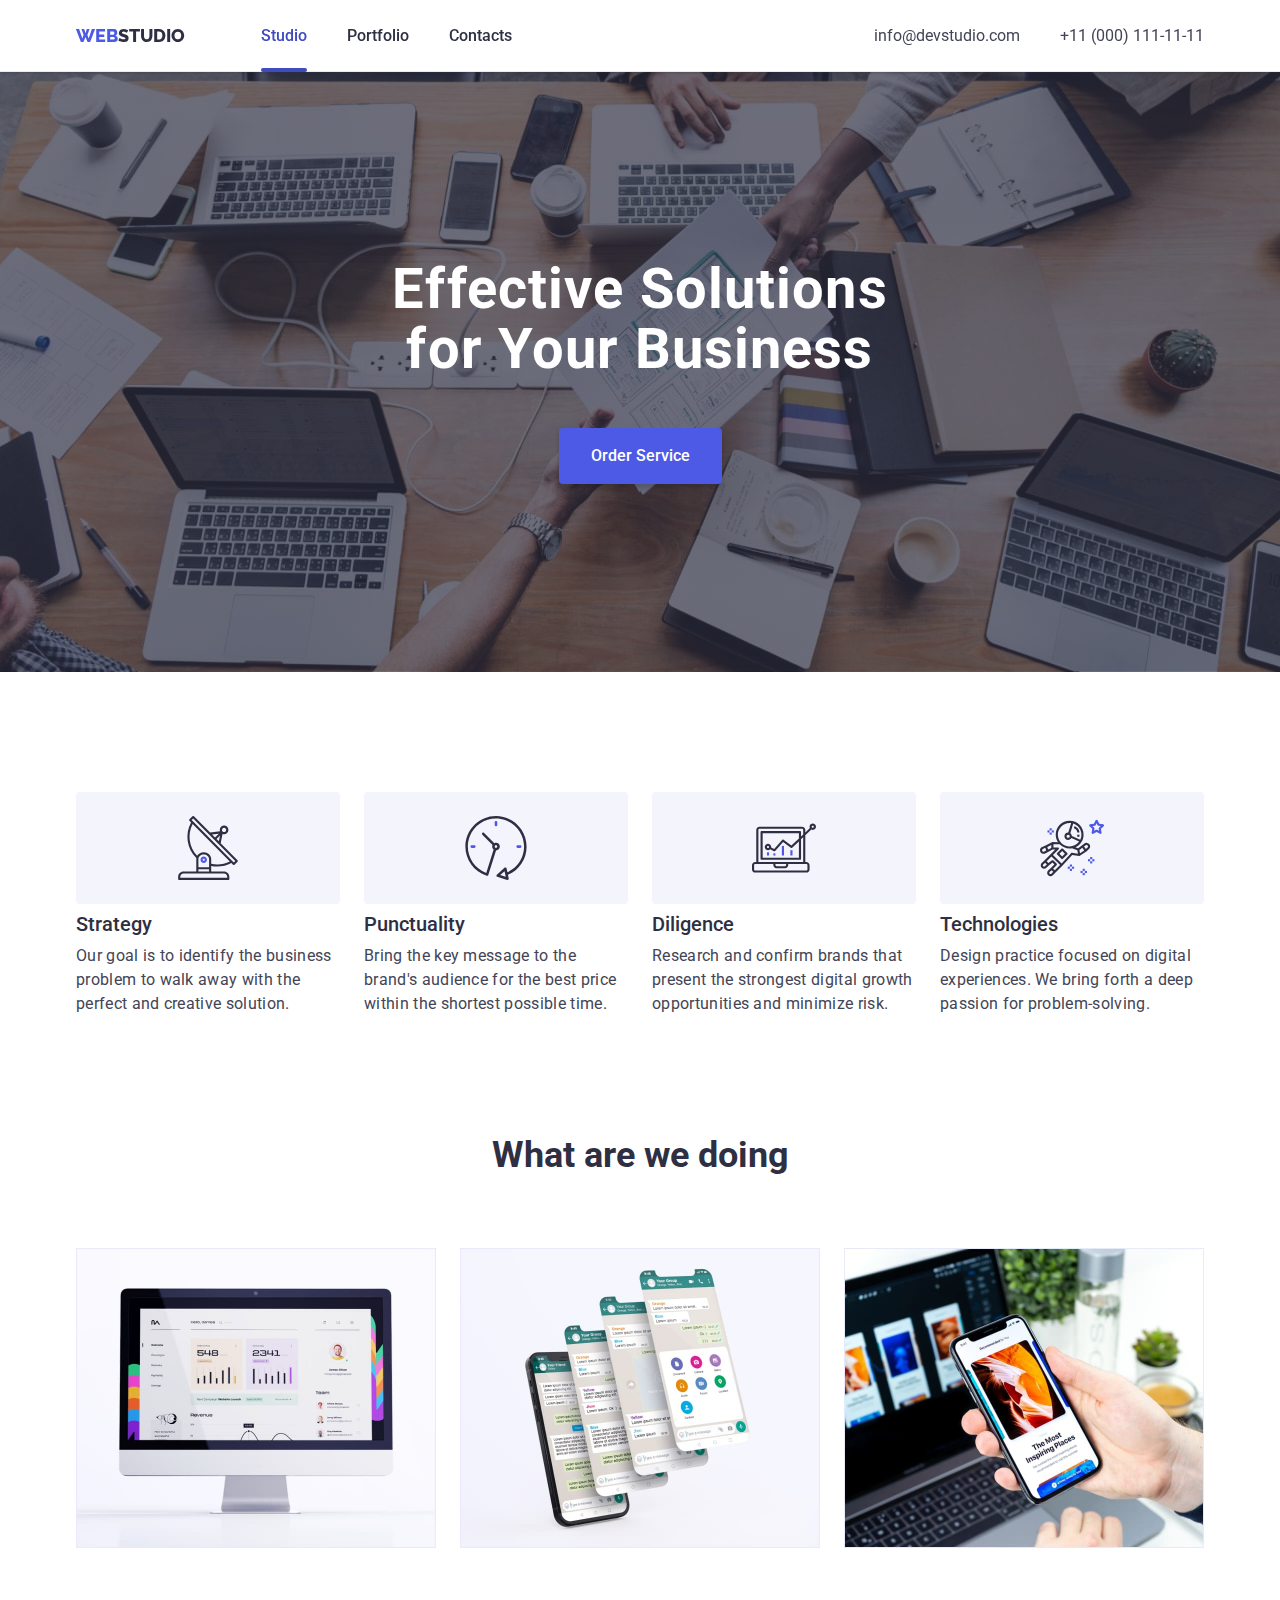
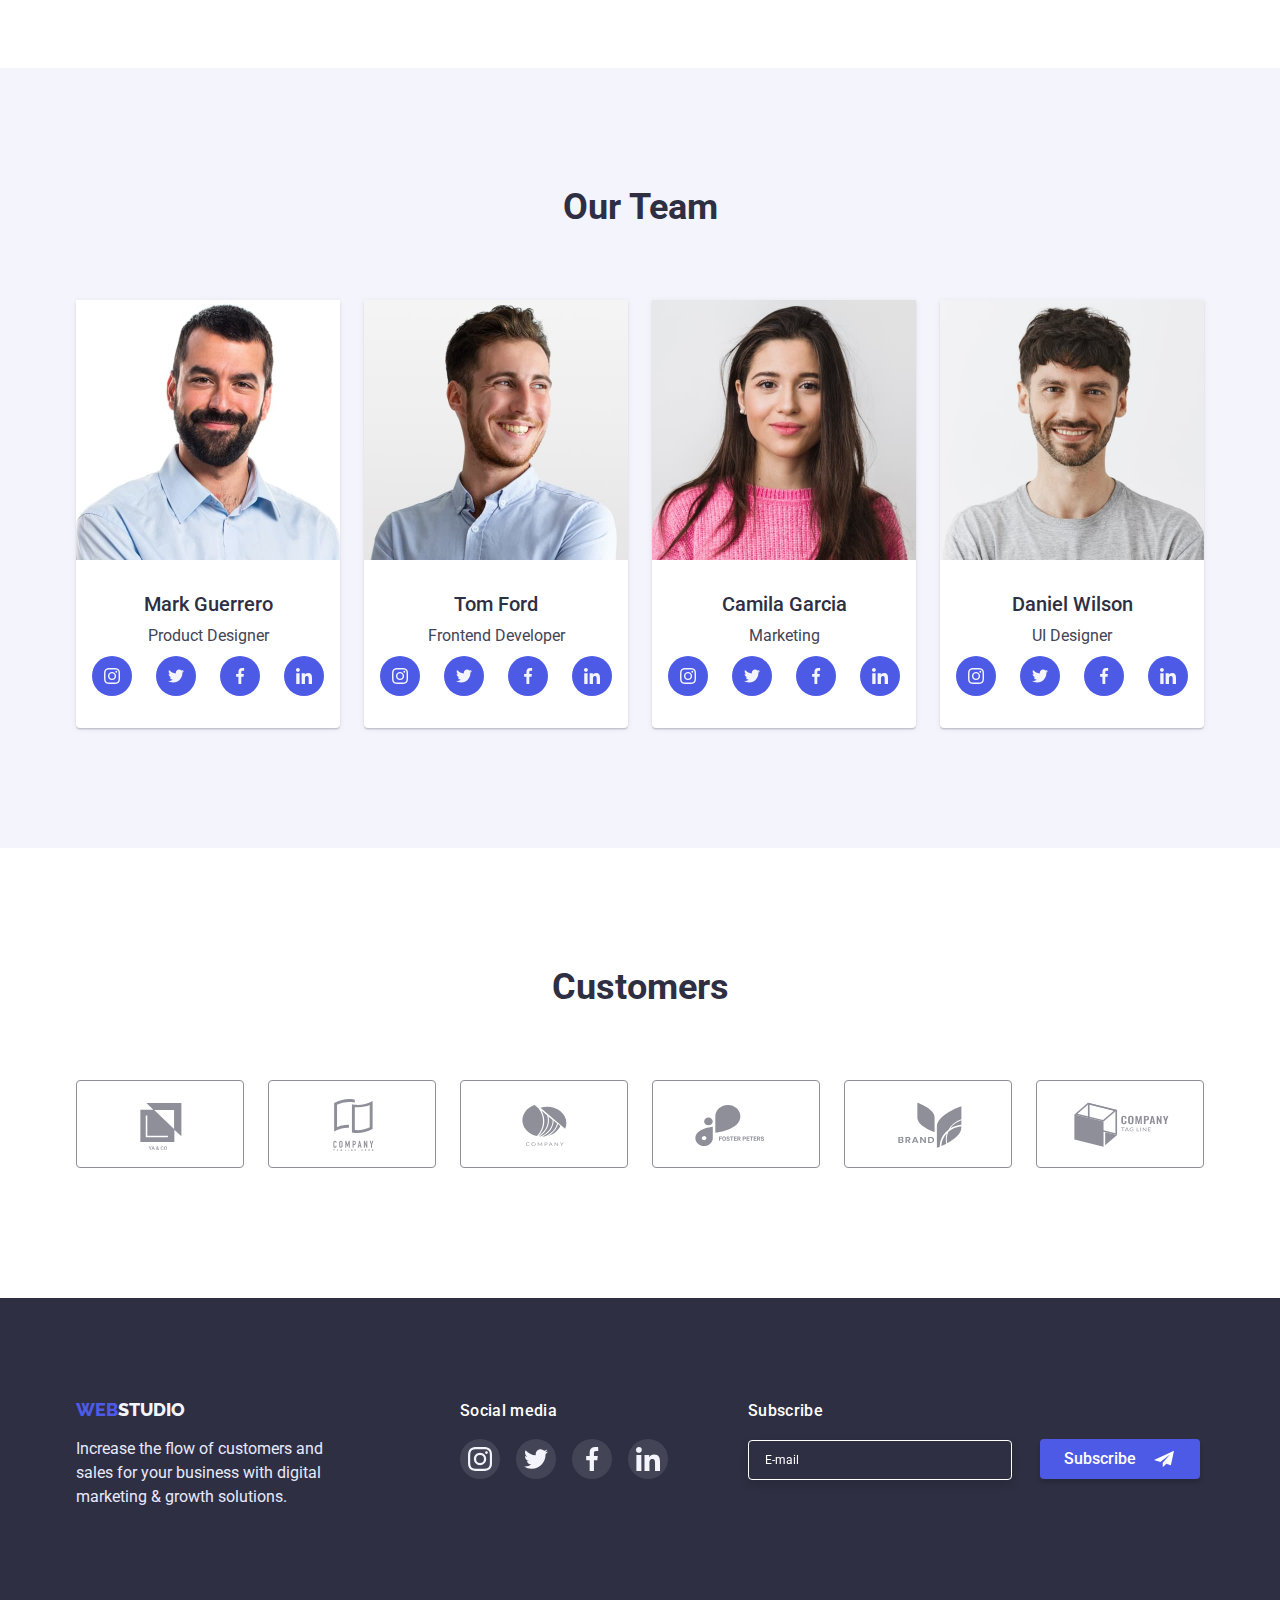
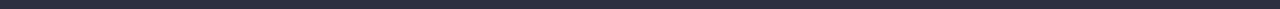
<file: index.html>
<!DOCTYPE html>
<html lang="en">
  <head>
    <meta charset="UTF-8" />
    <meta http-equiv="X-UA-Compatible" content="IE=edge" />
    <meta name="viewport" content="width=device-width, initial-scale=1.0" />
    <title>WebStudio</title>

    <link rel="preconnect" href="https://fonts.googleapis.com" />
    <link rel="preconnect" href="https://fonts.gstatic.com" crossorigin />
    <link
      href="https://fonts.googleapis.com/css2?family=Raleway:wght@800&family=Roboto:wght@400;500;700;900&display=swap"
      rel="stylesheet"
    />

    <link
      rel="stylesheet"
      href="https://cdnjs.cloudflare.com/ajax/libs/modern-normalize/1.1.0/modern-normalize.css"
    />

    <link rel="stylesheet" href="./css/styles.css" />
  </head>
  <body>
    <header class="header">
      <div class="container">
        <nav class="nav">
          <a class="logo" href="./index.html"
            >WEB<span class="header-logo-studio">STUDIO</span>
          </a>
          <ul class="header-list">
            <li class="header-list-studio">
              <a class="nav-link current" href="./index.html">Studio</a>
            </li>
            <li><a class="nav-link" href="./portfolio.html">Portfolio</a></li>
            <li><a class="nav-link" href="">Contacts</a></li>
          </ul>
          <address class="address">
            <ul class="contakt-list">
              <li>
                <a class="contact" href="mailto:info@devstudio.com"
                  >info@devstudio.com
                </a>
              </li>
              <li>
                <a class="contact" href="tel:+110001111111"
                  >+11 (000) 111-11-11
                </a>
              </li>
            </ul>
          </address>
        </nav>
      </div>
    </header>
    <main>
      <section class="main-hero">
        <div class="container">
          <h1 class="main-hero-title">Effective Solutions for Your Business</h1>
          <button type="button" class="main-hero-launch" data-modal-open>
            Order Service
          </button>
        </div>
      </section>
      <section class="about">
        <div class="container">
          <h2 class="visually-hidden">Advantages</h2>
          <ul class="advantages">
            <li class="advantages-list icon-antena">
              <h3 class="advantages-tipe">Strategy</h3>
              <p class="advantages-text">
                Our goal is to identify the business problem to walk away with
                the perfect and creative solution.
              </p>
            </li>
            <li class="advantages-list icon-clock">
              <h3 class="advantages-tipe">Punctuality</h3>
              <p class="advantages-text">
                Bring the key message to the brand's audience for the best price
                within the shortest possible time.
              </p>
            </li>
            <li class="advantages-list icon-diagram">
              <h3 class="advantages-tipe">Diligence</h3>
              <p class="advantages-text">
                Research and confirm brands that present the strongest digital
                growth opportunities and minimize risk.
              </p>
            </li>
            <li class="advantages-list icon-astronaut">
              <h3 class="advantages-tipe">Technologies</h3>
              <p class="advantages-text">
                Design practice focused on digital experiences. We bring forth a
                deep passion for problem-solving.
              </p>
            </li>
          </ul>
        </div>
      </section>
      <section class="work">
        <div class="container">
          <h2 class="work-text">What are we doing</h2>

          <ul class="work-list">
            <li>
              <img src="./images/monitor.jpg" alt="monitor" width="360" />
            </li>
            <li>
              <img
                src="./images/ekrany-smartphonov.jpg"
                alt="display-smartphons"
                width="360"
              />
            </li>
            <li>
              <img src="./images/smartphon.jpg" alt="smartphon" width="360" />
            </li>
          </ul>
        </div>
      </section>
      <section class="team">
        <div class="container">
          <h2 class="team-name">Our Team</h2>
          <ul class="team-name-list">
            <li class="team-name-list-post">
              <img
                src="./images/Mark-Guerrero.jpg"
                alt="mark-guerrero"
                width="264"
              />
              <div class="post">
                <h3 class="name">Mark Guerrero</h3>
                <p class="profession">Product Designer</p>
                <ul class="profession-social-media-list">
                  <li class="media-list">
                    <a class="profession-social-media-icon" href=""
                      ><svg class="profession-icon">
                        <use href="./images/sprite.svg#icon-instagram"></use>
                      </svg>
                    </a>
                  </li>
                  <li class="media-list">
                    <a class="profession-social-media-icon" href=""
                      ><svg class="profession-icon">
                        <use href="./images/sprite.svg#icon-twitter"></use>
                      </svg>
                    </a>
                  </li>
                  <li class="media-list">
                    <a class="profession-social-media-icon" href=""
                      ><svg class="profession-icon">
                        <use href="./images/sprite.svg#icon-facebook"></use>
                      </svg>
                    </a>
                  </li>
                  <li class="media-list">
                    <a class="profession-social-media-icon" href=""
                      ><svg class="profession-icon">
                        <use href="./images/sprite.svg#icon-linkedin"></use>
                      </svg>
                    </a>
                  </li>
                </ul>
              </div>
            </li>
            <li class="team-name-list-post">
              <img src="./images/tom-ford.jpg" alt="Tom-Ford" width="264" />
              <div class="post">
                <h3 class="name">Tom Ford</h3>
                <p class="profession">Frontend Developer</p>
                <ul class="profession-social-media-list">
                  <li class="media-list">
                    <a class="profession-social-media-icon" href=""
                      ><svg class="profession-icon">
                        <use href="./images/sprite.svg#icon-instagram"></use>
                      </svg>
                    </a>
                  </li>
                  <li class="media-list">
                    <a class="profession-social-media-icon" href=""
                      ><svg class="profession-icon">
                        <use href="./images/sprite.svg#icon-twitter"></use>
                      </svg>
                    </a>
                  </li>
                  <li class="media-list">
                    <a class="profession-social-media-icon" href=""
                      ><svg class="profession-icon">
                        <use href="./images/sprite.svg#icon-facebook"></use>
                      </svg>
                    </a>
                  </li>
                  <li class="media-list">
                    <a class="profession-social-media-icon" href=""
                      ><svg class="profession-icon">
                        <use href="./images/sprite.svg#icon-linkedin"></use>
                      </svg>
                    </a>
                  </li>
                </ul>
              </div>
            </li>
            <li class="team-name-list-post">
              <img
                src="./images/сamila-garcia.jpg"
                alt="Camila-Garcia"
                width="264"
              />
              <div class="post">
                <h3 class="name">Camila Garcia</h3>
                <p class="profession">Marketing</p>
                <ul class="profession-social-media-list">
                  <li class="media-list">
                    <a class="profession-social-media-icon" href=""
                      ><svg class="profession-icon">
                        <use href="./images/sprite.svg#icon-instagram"></use>
                      </svg>
                    </a>
                  </li>
                  <li class="media-list">
                    <a class="profession-social-media-icon" href=""
                      ><svg class="profession-icon">
                        <use href="./images/sprite.svg#icon-twitter"></use>
                      </svg>
                    </a>
                  </li>
                  <li class="media-list">
                    <a class="profession-social-media-icon" href=""
                      ><svg class="profession-icon">
                        <use href="./images/sprite.svg#icon-facebook"></use>
                      </svg>
                    </a>
                  </li>
                  <li class="media-list">
                    <a class="profession-social-media-icon" href=""
                      ><svg class="profession-icon">
                        <use href="./images/sprite.svg#icon-linkedin"></use>
                      </svg>
                    </a>
                  </li>
                </ul>
              </div>
            </li>
            <li class="team-name-list-post">
              <img
                src="./images/daniel-wilson.jpg"
                alt="Daniel-Wilson"
                width="264"
              />
              <div class="post">
                <h3 class="name">Daniel Wilson</h3>
                <p class="profession">UI Designer</p>
                <ul class="profession-social-media-list">
                  <li class="media-list">
                    <a class="profession-social-media-icon" href=""
                      ><svg class="profession-icon">
                        <use href="./images/sprite.svg#icon-instagram"></use>
                      </svg>
                    </a>
                  </li>
                  <li class="media-list">
                    <a class="profession-social-media-icon" href=""
                      ><svg class="profession-icon">
                        <use href="./images/sprite.svg#icon-twitter"></use>
                      </svg>
                    </a>
                  </li>
                  <li class="media-list">
                    <a class="profession-social-media-icon" href=""
                      ><svg class="profession-icon">
                        <use href="./images/sprite.svg#icon-facebook"></use>
                      </svg>
                    </a>
                  </li>
                  <li class="media-list">
                    <a class="profession-social-media-icon" href=""
                      ><svg class="profession-icon">
                        <use href="./images/sprite.svg#icon-linkedin"></use>
                      </svg>
                    </a>
                  </li>
                </ul>
              </div>
            </li>
          </ul>
        </div>
      </section>
      <section class="customers">
        <div class="container">
          <h2 class="customers-title">Customers</h2>
          <ul class="customers-list">
            <li class="customers-tipe">
              <a class="customers-tipe-icon" href="">
                <svg class="customers-icon">
                  <use href="./images/sprite.svg#icon-yaco"></use>
                </svg>
              </a>
            </li>
            <li class="customers-tipe">
              <a class="customers-tipe-icon" href="">
                <svg class="customers-icon">
                  <use
                    href="./images/sprite.svg#icon-company-tagline-here"
                  ></use>
                </svg>
              </a>
            </li>
            <li class="customers-tipe">
              <a class="customers-tipe-icon" href=""
                ><svg class="customers-icon">
                  <use href="./images/sprite.svg#icon-company"></use>
                </svg>
              </a>
            </li>
            <li class="customers-tipe">
              <a class="customers-tipe-icon" href=""
                ><svg class="customers-icon">
                  <use href="./images/sprite.svg#icon-foster-peters"></use>
                </svg>
              </a>
            </li>
            <li class="customers-tipe">
              <a class="customers-tipe-icon" href="">
                <svg class="customers-icon">
                  <use href="./images/sprite.svg#icon-brand"></use>
                </svg>
              </a>
            </li>
            <li class="customers-tipe">
              <a class="customers-tipe-icon" href="">
                <svg class="customers-icon">
                  <use href="./images/sprite.svg#icon-company-tag-line"></use>
                </svg>
              </a>
            </li>
          </ul>
        </div>
      </section>
    </main>
    <footer class="footer">
      <div class="container footer-list">
        <div class="footer-container">
          <a class="footer-logo" href="./index.html"
            >WEB<span class="footer-logo-studio">STUDIO</span>
          </a>
          <p class="footer-text">
            Increase the flow of customers and sales for your business with
            digital marketing & growth solutions.
          </p>
        </div>
        <div class="footer-social-media">
          <p class="footer-title">Social media</p>
          <ul class="footer-social-media-list">
            <li class="footer-media-list">
              <a class="social-media-icon" href=""
                ><svg class="icon">
                  <use href="./images/sprite.svg#icon-instagram"></use>
                </svg>
              </a>
            </li>
            <li class="footer-media-list">
              <a class="social-media-icon" href=""
                ><svg class="icon">
                  <use href="./images/sprite.svg#icon-twitter"></use>
                </svg>
              </a>
            </li>
            <li class="footer-media-list">
              <a class="social-media-icon" href=""
                ><svg class="icon">
                  <use href="./images/sprite.svg#icon-facebook"></use>
                </svg>
              </a>
            </li>
            <li class="footer-media-list">
              <a class="social-media-icon" href=""
                ><svg class="icon">
                  <use href="./images/sprite.svg#icon-linkedin"></use>
                </svg>
              </a>
            </li>
          </ul>
        </div>
        <div class="footer-subscribe">
          <form class="form-footer">
            <p class="footer-title-two">Subscribe</p>
            <div class="form-mail">
                            <input
                type="email"
                name="male"
                id="male"
                placeholder="E-mail"
                class="form-footer-input"
              />
              <button type="button" class="subscribe-button">
                Subscribe
                <svg class="mail-icon">
                  <use href="./images/sprite.svg#icon-Frame-3"></use>
                </svg>
              </button>
            </div>
          </form>
        </div>
      </div>
    </footer>
    <div class="backdrop is-hidden" data-modal>
      <div class="modal">
        <form class="form" name="form" autocomplete="on">
          <p class="modal-header">
            Leave your contacts and we will call you back
          </p>
          <div class="form-field">
            <label class="form-label" for="name">Name</label>
            <span>
              <input
                class="form-input"
                type="text"
                name="name"
                id="name"
                autofocus
                required
                minlength="3"
              />
              <svg class="icon-person">
                <use href="./images/sprite.svg#icon-person-black-18dp-1"></use>
              </svg>
            </span>
          </div>
          <div class="form-field">
            <label class="form-label" for="phone">Phone</label>
            <span>
              <input class="form-input" type="tel" name="tel" id="phone" />
              <svg class="icon-phone">
                <use href="./images/sprite.svg#icon-phone-black-18dp-1"></use>
              </svg>
            </span>
          </div>
          <div class="form-field">
            <label class="form-label" for="emale">Emale</label>
            <span>
              <input
                type="email"
                name="male"
                id="emale"
                minlength="3"
                maxlength="20"
                class="form-input"
              />
              <svg class="icon-email">
                <use href="./images/sprite.svg#icon-email-black-18dp-1"></use>
              </svg>
            </spa>
          </div>
          <div class="form-field comment">
            <label class="form-label" for="comment">Comment</label>
            <textarea
              class="textarea"
              name="comment"
              id="comment"
              rows="10"
              placeholder="Text input"
            ></textarea>
          </div>
          <div class="checkbox">
            <input
              type="checkbox"
              name="user-policy"
              value=""
              id="privacy"
              class="modal-check visually-hidden"
            />
            <label class="label-accept" for="privacy">
              <span
                ><svg class="icon-vector" width="10" height="8">
                  <use href="./images/sprite.svg#icon-Vector"></use>
                </svg>
              </span>
              I accept the terms and conditions of the
              <a class="privacy-policy" href="">Privacy Policy</a>
            </label>
          </div>
          <div class="submit-button">
            <button type="submit" class="send-button">Send</button>
          </div>
        </form>
        <button type="button" class="close-modal-btn" data-modal-close>
          <svg class="close-black-icon">
            <use href="./images/sprite.svg#icon-close-black"></use>
          </svg>
        </button>
      </div>
    </div>
    <script src="./js/modal.js"></script>
  </body>
</html>
</file>
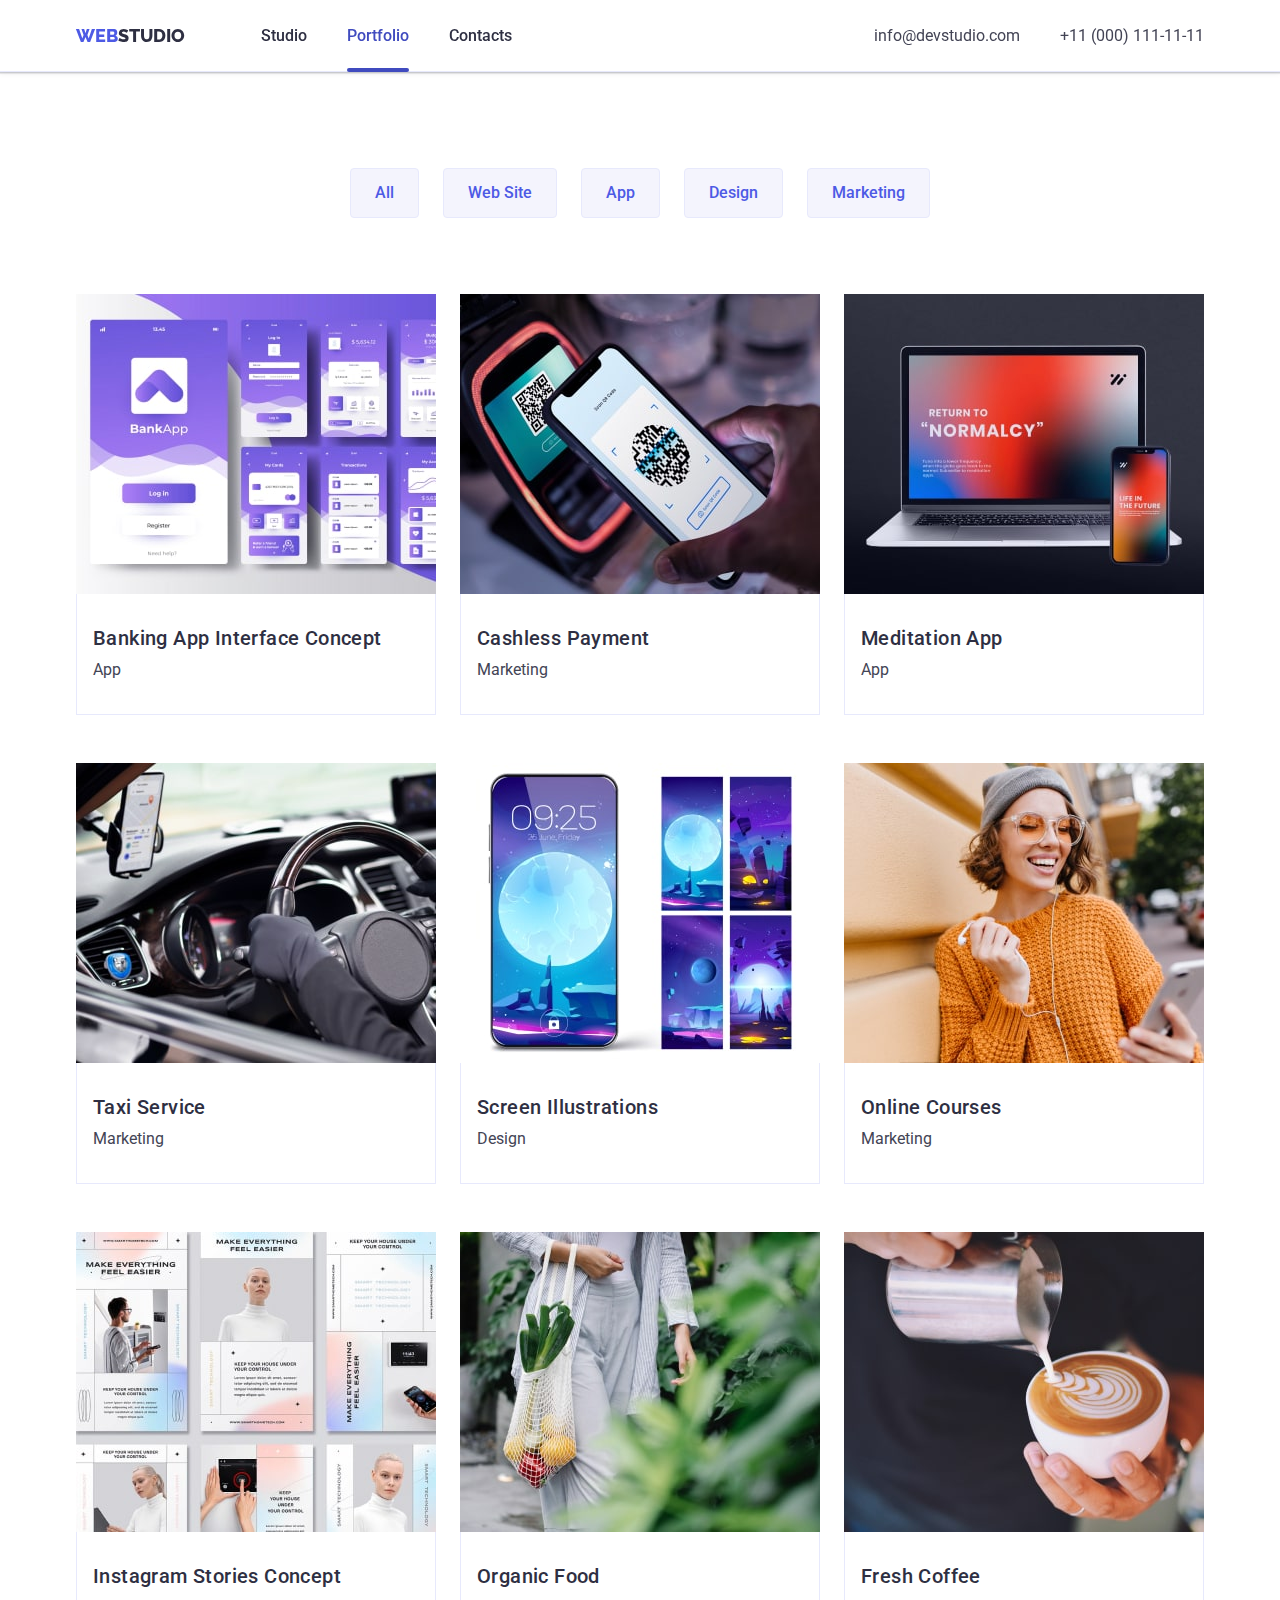
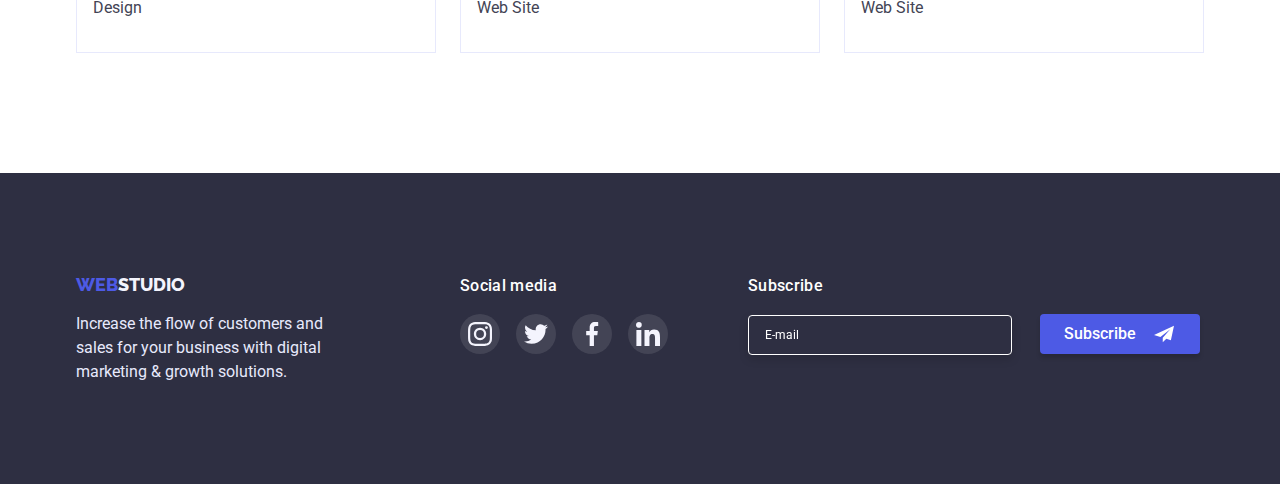
<file: portfolio.html>
<!DOCTYPE html>
<html lang="en">
  <head>
    <meta charset="UTF-8" />
    <meta http-equiv="X-UA-Compatible" content="IE=edge" />
    <meta name="viewport" content="width=device-width, initial-scale=1.0" />
    <title>Portfolio</title>

    <link rel="preconnect" href="https://fonts.googleapis.com" />
    <link rel="preconnect" href="https://fonts.gstatic.com" crossorigin />
    <link
      href="https://fonts.googleapis.com/css2?family=Raleway:wght@800&family=Roboto:wght@400;500;700;900&display=swap"
      rel="stylesheet"
    />

    <link
      rel="stylesheet"
      href="https://cdnjs.cloudflare.com/ajax/libs/modern-normalize/1.1.0/modern-normalize.css"
    />

    <link rel="stylesheet" href="./css/styles.css" />
  </head>
  <body>
    <header class="header">
      <div class="container">
        <nav class="nav">
          <a class="logo" href="./index.html"
            >WEB<span class="header-logo-studio">STUDIO</span>
          </a>
          <ul class="header-list">
            <li>
              <a class="nav-link" href="./index.html">Studio</a>
            </li>
            <li class="header-list-portfolio">
              <a class="nav-link current" href="./portfolio.html">Portfolio</a>
            </li>
            <li><a class="nav-link" href="">Contacts</a></li>
          </ul>
          <address class="address">
            <ul class="contakt-list">
              <li>
                <a class="contact" href="mailto:info@devstudio.com"
                  >info@devstudio.com</a
                >
              </li>
              <li>
                <a class="contact" href="tel:+110001111111"
                  >+11 (000) 111-11-11</a
                >
              </li>
            </ul>
          </address>
        </nav>
      </div>
    </header>
    <main>
      <section class="main">
        <div class="container">
          <h1 class="visually-hidden">Filter</h1>
          <ul class="filter-list-btn">
            <li><button class="filter" type="button">All</button></li>
            <li><button class="filter" type="button">Web Site</button></li>
            <li><button class="filter" type="button">App</button></li>
            <li><button class="filter" type="button">Design</button></li>
            <li><button class="filter" type="button">Marketing</button></li>
          </ul>
          <ul class="filter-list">
            <li class="filter-item">
              <a class="filter-list-item" href="">
                <div class="filter-bg">
                  <div class="overlay">
                    <p>
                      14 Stylish and User-Friendly App Design Concepts · Task
                      Manager App · Calorie Tracker App · Exotic Fruit Ecommerce
                      App · Cloud Storage App
                    </p>
                  </div>
                  <img
                    src="./images/banking-app-interface-concept.jpg"
                    alt="Banking App Interface Concept"
                    width="360"
                  />
                </div>
                <div class="filter-text">
                  <h2 class="filter-buisnes-descr">
                    Banking App Interface Concept
                  </h2>
                  <p class="filter-buisnes">App</p>
                </div>
              </a>
            </li>
            <li class="filter-item">
              <a class="filter-list-item" href="">
                <div class="filter-bg">
                  <div class="overlay">
                    <p>
                      14 Stylish and User-Friendly App Design Concepts · Task
                      Manager App · Calorie Tracker App · Exotic Fruit Ecommerce
                      App · Cloud Storage App
                    </p>
                  </div>
                  <img
                    src="./images/cashless-payment.jpg"
                    alt="Cashless Payment"
                    width="360"
                  />
                </div>
                <div class="filter-text">
                  <h2 class="filter-buisnes-descr">Cashless Payment</h2>
                  <p class="filter-buisnes">Marketing</p>
                </div>
              </a>
            </li>
            <li class="filter-item">
              <a class="filter-list-item" href="">
                <div class="filter-bg">
                  <div class="overlay">
                    <p>
                      14 Stylish and User-Friendly App Design Concepts · Task
                      Manager App · Calorie Tracker App · Exotic Fruit Ecommerce
                      App · Cloud Storage App
                    </p>
                  </div>
                  <img
                    src="./images/meditaion-app.jpg"
                    alt="Meditaion App"
                    width="360"
                  />
                </div>
                <div class="filter-text">
                  <h2 class="filter-buisnes-descr">Meditation App</h2>
                  <p class="filter-buisnes">App</p>
                </div>
              </a>
            </li>
            <li class="filter-item">
              <a class="filter-list-item" href="">
                <div class="filter-bg">
                  <div class="overlay">
                    <p>
                      14 Stylish and User-Friendly App Design Concepts · Task
                      Manager App · Calorie Tracker App · Exotic Fruit Ecommerce
                      App · Cloud Storage App
                    </p>
                  </div>
                  <img
                    src="./images/taxi-service.jpg"
                    alt="Taxi Service"
                    width="360"
                  />
                </div>
                <div class="filter-text">
                  <h2 class="filter-buisnes-descr">Taxi Service</h2>
                  <p class="filter-buisnes">Marketing</p>
                </div>
              </a>
            </li>
            <li class="filter-item">
              <a class="filter-list-item" href="">
                <div class="filter-bg">
                  <div class="overlay">
                    <p>
                      14 Stylish and User-Friendly App Design Concepts · Task
                      Manager App · Calorie Tracker App · Exotic Fruit Ecommerce
                      App · Cloud Storage App
                    </p>
                  </div>
                  <img
                    src="./images/screen-illustrations.jpg"
                    alt="Screen Illustrations"
                    width="360"
                  />
                </div>
                <div class="filter-text">
                  <h2 class="filter-buisnes-descr">Screen Illustrations</h2>
                  <p class="filter-buisnes">Design</p>
                </div>
              </a>
            </li>
            <li class="filter-item">
              <a class="filter-list-item" href="">
                <div class="filter-bg">
                  <div class="overlay">
                    <p>
                      14 Stylish and User-Friendly App Design Concepts · Task
                      Manager App · Calorie Tracker App · Exotic Fruit Ecommerce
                      App · Cloud Storage App
                    </p>
                  </div>
                  <img
                    src="./images/onlinecourses.jpg"
                    alt="Online Courses"
                    width="360"
                  />
                </div>
                <div class="filter-text">
                  <h2 class="filter-buisnes-descr">Online Courses</h2>
                  <p class="filter-buisnes">Marketing</p>
                </div>
              </a>
            </li>
            <li class="filter-item">
              <a class="filter-list-item" href="">
                <div class="filter-bg">
                  <div class="overlay">
                    <p>
                      14 Stylish and User-Friendly App Design Concepts · Task
                      Manager App · Calorie Tracker App · Exotic Fruit Ecommerce
                      App · Cloud Storage App
                    </p>
                  </div>
                  <img
                    src="./images/instagram-stories-concept.jpg"
                    alt="Instagram Stories Concept"
                    width="360"
                  />
                </div>
                <div class="filter-text">
                  <h2 class="filter-buisnes-descr">
                    Instagram Stories Concept
                  </h2>
                  <p class="filter-buisnes">Design</p>
                </div>
              </a>
            </li>
            <li class="filter-item">
              <a class="filter-list-item" href="">
                <div class="filter-bg">
                  <div class="overlay">
                    <p>
                      14 Stylish and User-Friendly App Design Concepts · Task
                      Manager App · Calorie Tracker App · Exotic Fruit Ecommerce
                      App · Cloud Storage App
                    </p>
                  </div>
                  <img
                    src="./images/organic-food.jpg"
                    alt="Organic Food"
                    width="360"
                  />
                </div>
                <div class="filter-text">
                  <h2 class="filter-buisnes-descr">Organic Food</h2>
                  <p class="filter-buisnes">Web Site</p>
                </div>
              </a>
            </li>
            <li class="filter-item">
              <a class="filter-list-item" href="">
                <div class="filter-bg">
                  <div class="overlay">
                    <p>
                      14 Stylish and User-Friendly App Design Concepts · Task
                      Manager App · Calorie Tracker App · Exotic Fruit Ecommerce
                      App · Cloud Storage App
                    </p>
                  </div>
                  <img
                    src="./images/fresh-coffee.jpg"
                    alt="Fresh Coffee"
                    width="360"
                  />
                </div>
                <div class="filter-text">
                  <h2 class="filter-buisnes-descr">Fresh Coffee</h2>
                  <p class="filter-buisnes">Web Site</p>
                </div>
              </a>
            </li>
          </ul>
        </div>
      </section>
    </main>
    <footer class="footer">
      <div class="container footer-list">
        <div class="footer-container">
          <a class="footer-logo" href="./index.html"
            >WEB<span class="footer-logo-studio">STUDIO</span>
          </a>
          <p class="footer-text">
            Increase the flow of customers and sales for your business with
            digital marketing & growth solutions.
          </p>
        </div>
        <div class="footer-social-media">
          <h4 class="footer-title">Social media</h4>
          <ul class="footer-social-media-list">
            <li class="media-list">
              <a class="social-media-icon" href=""
                ><svg class="icon">
                  <use href="./images/sprite.svg#icon-instagram"></use>
                </svg>
              </a>
            </li>
            <li class="media-list">
              <a class="social-media-icon" href=""
                ><svg class="icon">
                  <use href="./images/sprite.svg#icon-twitter"></use>
                </svg>
              </a>
            </li>
            <li class="media-list">
              <a class="social-media-icon" href=""
                ><svg class="icon">
                  <use href="./images/sprite.svg#icon-facebook"></use>
                </svg>
              </a>
            </li>
            <li class="media-list">
              <a class="social-media-icon" href=""
                ><svg class="icon">
                  <use href="./images/sprite.svg#icon-linkedin"></use>
                </svg>
              </a>
            </li>
          </ul>
        </div>
        <div class="footer-subscribe">
          <form class="form-footer">
            <p class="footer-title-two">Subscribe</p>
            <div class="form-mail">
              <input
                type="email"
                name="male"
                id="male"
                placeholder="E-mail"
                class="form-footer-input"
              />
              <button type="button" class="subscribe-button">
                Subscribe
                <svg class="mail-icon">
                  <use href="./images/sprite.svg#icon-Frame-3"></use>
                </svg>
              </button>
            </div>
          </form>
        </div>
      </div>
    </footer>
  </body>
</html>
</file>
<file: css/styles.css>
:root {
  --active-color: #404bbf;
  --base-color: #2e2f42;
  --iris-color: #4d5ae5;
  --slate-color: #434455;
  --white-color: #ffffff;
  --footer-logo-studio-color: #f4f4fd;
  --footertext-bordercolor-color: #e7e9fc;
  --team-box-shadow-color: rgba(46, 47, 66, 0.16);
  --team-box-shadow-two-color: rgba(46, 47, 66, 0.08);
  --portfolio-btn-color: rgba(0, 0, 0, 0.15);
  --portfolio-btn-bgd-color: rgba(0, 0, 0, 0.1);
  --portfolio-btn-bgd-two-color: rgba(0, 0, 0, 0.08);
  --portfolio-btn-bgd-three-color: rgba(0, 0, 0, 0.12);
  --header-bg-color: rgba(46, 47, 66, 0.7);
  --btn-shadow-color: rgba(0, 0, 0, 0.15);
  --foot-media-bg-color: rgba(255, 255, 255, 0.1);
  --foter-icon-hover-color: #31d0aa;
  --customer-border-color: #8e8f99;
  --backdrop-bg-color: rgba(46, 47, 66, 0.4);
  --modal-shadow-color: rgba(0, 0, 0, 0.14);
  --modal-shadow-three-color: rgba(0, 0, 0, 0.2);
  --modal-color: #fcfcfc;
}

.container {
  width: 100%;
  max-width: 1158px;
  padding: 0 15px;
  margin: 0 auto;
}

body {
  font-family: "Roboto", sans-serif;
  color: var(--base-color);
  padding-top: 72px;
  position: relative;
}

ul {
  margin: 0;
  padding-left: 0;
}

h1,
h2,
h3,
h4,
h5,
p {
  margin: 0;
}

img {
  display: block;
}

.visually-hidden {
  position: absolute;
  white-space: nowrap;
  width: 1px;
  height: 1px;
  overflow: hidden;
  border: 0;
  padding: 0;
  clip: rect(0 0 0 0);
  clip-path: inset(50%);
  margin: -1px;
}

.header {
  border-bottom: 1px solid var(--footertext-bordercolor-color);
  position: fixed;
  width: 100%;
  top: 0;
  left: 0;
  box-shadow: 0px 2px 1px var(--team-box-shadow-two-color),
    0px 1px 1px var(--team-box-shadow-color),
    0px 1px 6px var(--team-box-shadow-two-color);
  z-index: 1;
  background-color: #ffffff;
}

.nav {
  display: flex;
  align-items: center;
}

.logo {
  font-family: "Raleway";
  font-weight: 800;
  font-size: 18px;
  line-height: 1.3;
  color: var(--iris-color);
  text-decoration: none;
  display: inline-block;
  margin-right: 76px;
  padding: 24px 0;
}

.header-logo-studio {
  font-family: "Raleway";
  font-weight: 800;
  font-size: 18px;
  line-height: 1.3;
  color: var(--base-color);
}

.header-list {
  list-style-type: none;
  display: flex;
  align-items: center;
  gap: 40px;
  margin-right: auto;
}

.nav-link {
  position: relative;
  font-weight: 500;
  font-size: 16px;
  line-height: 1.5;
  color: var(--base-color);
  text-decoration: none;
  transition-property: color;
  transition-duration: 250ms;
  transition-timing-function: cubic-bezier(0.4, 0, 0.2, 1);
}

.nav-link:focus,
.nav-link:hover,
.nav-link.current {
  color: var(--active-color);
}

.nav-link::after {
  position: absolute;
  content: "";
  display: block;
  width: 100%;
  height: 4px;
  margin-top: 20px;
  background-color: var(--active-color);
  border-radius: 2px;
  transition-property: transform;
  transition-duration: 250ms;
  transition-timing-function: cubic-bezier(0.4, 0, 0.2, 1);
  transform: scaleX(0%);
}

.nav-link:hover::after,
.nav-link.current::after {
  transform: scaleX(100%);
}

.address {
  display: inline-flex;
  align-items: center;
}

.contakt-list {
  list-style-type: none;
  display: flex;
  gap: 40px;
}

.contact {
  font-size: 16px;
  line-height: 1.5;
  color: var(--slate-color);
  font-style: normal;
  text-decoration: none;
  transition-property: color;
  transition-duration: 250ms;
  transition-timing-function: cubic-bezier(0.4, 0, 0.2, 1);
}

.contact:focus,
.contact:hover {
  color: var(--active-color);
}

.main-hero {
  position: relative;
  max-width: 1440px;
  margin: 0 auto;
  background: var(--base-color);
  padding: 188px 0;
  text-align: center;
  background-image: linear-gradient(
      var(--header-bg-color),
      var(--header-bg-color) 100%
    ),
    url(../images/people-office.jpg);
  background-position: center;
  background-size: cover;
  background-repeat: no-repeat;
}

.main-hero-title {
  font-weight: 700;
  font-size: 56px;
  line-height: 1.07;
  letter-spacing: 0.02em;
  color: var(--white-color);
  margin-bottom: 48px;
  width: 496px;
  margin-left: auto;
  margin-right: auto;
}

.main-hero-launch {
  font-family: inherit;
  font-weight: 500;
  font-size: 16px;
  line-height: 1.5;
  color: var(--white-color);
  background-color: var(--iris-color);
  border-radius: 4px;
  box-shadow: 0px 4px 4px var(--btn-shadow-color);
  border: 0px solid var(--base-color);
  cursor: pointer;
  padding: 16px 32px;
  transition-property: background-color;
  transition-duration: 250ms;
  transition-timing-function: cubic-bezier(0.4, 0, 0.2, 1);
}

.main-hero-launch:focus,
.main-hero-launch:hover {
  background-color: var(--active-color);
}

.main-hero-launch:active {
  color: var(--iris-color);
  background-color: var(--white-color);
  border-radius: 4px;
}

.about {
  padding: 120px 0;
}

.advantages {
  display: flex;
  gap: 24px;
}

.advantages-tipe {
  font-weight: 500;
  font-size: 20px;
  line-height: 1.2;
  margin-bottom: 8px;
  margin-top: 8px;
}

.advantages-list {
  list-style-type: none;
  width: 264px;
}

.advantages-list::before {
  display: block;
  content: "";
  height: 112px;
  border-radius: 4px;
  background: var(--footer-logo-studio-color);
  background-size: 64px;
  background-repeat: no-repeat;
  background-position: 50% 50%;
}

.icon-antena::before {
  background-image: url("..//images/icons/antenna.svg");
}

.icon-clock::before {
  background-image: url("..//images/icons/clock.svg");
}

.icon-diagram::before {
  background-image: url("..//images/icons/diagram.svg");
}

.icon-astronaut::before {
  background-image: url("..//images/icons/astronaut.svg");
}

.advantages-text {
  font-size: 16px;
  line-height: 1.5;
  letter-spacing: 0.02em;
  color: var(--slate-color);
}

.work {
  padding-bottom: 120px;
}

.work-text {
  font-weight: 700;
  font-size: 36px;
  line-height: 1.11;
  text-align: center;
  margin-bottom: 72px;
}

.work-list {
  list-style-type: none;
  display: flex;
  column-gap: 24px;
}

.team {
  background: var(--footer-logo-studio-color);
  padding: 120px 0;
}

.team-name {
  font-weight: 700;
  font-size: 36px;
  line-height: 1.11;
  text-align: center;
  margin-bottom: 72px;
}

.team-name-list {
  list-style-type: none;
  display: flex;
  gap: 24px;
}

.team-name-list-post {
  background-color: var(--white-color);
  text-align: center;
  box-shadow: 0px 1px 6px var(--team-box-shadow-two-color),
    0px 1px 1px var(--team-box-shadow-color),
    0px 2px 1px var(--team-box-shadow-two-color);
  border-radius: 0px 0px 4px 4px;
}

.post {
  padding: 32px 16px;
}

.name {
  font-weight: 500;
  font-size: 20px;
  line-height: 1.2;
}

.profession {
  font-size: 16px;
  line-height: 1.5;
  color: var(--slate-color);
  margin-top: 8px;
  margin-bottom: 8px;
}

.profession-social-media-list {
  display: flex;
  gap: 24px;
  list-style-type: none;
}

.media-list {
  width: 40px;
  height: 40px;
}

.profession-social-media-icon {
  border-radius: 50%;
  background-color: var(--iris-color);
  width: 100%;
  height: 100%;
  display: flex;
  justify-content: center;
  align-items: center;
  transition-property: background-color;
  transition-duration: 250ms;
  transition-timing-function: cubic-bezier(0.4, 0, 0.2, 1);
}

.profession-social-media-icon:focus,
.profession-social-media-icon:hover {
  background-color: var(--active-color);
}

.profession-icon {
  width: 16px;
  height: 16px;
  fill: var(--footer-logo-studio-color);
}

.customers {
  padding-top: 120px;
  padding-bottom: 130px;
  text-decoration: none;
}

.customers-title {
  font-weight: 700;
  font-size: 36px;
  line-height: 1.11;
  text-align: center;
  margin-bottom: 72px;
}

.customers-list {
  list-style-type: none;
  display: flex;
  gap: 24px;
}

.customers-tipe {
  width: 168px;
  height: 88px;
}

.customers-tipe-icon {
  border: 1px solid var(--customer-border-color);
  border-radius: 4px;
  width: 100%;
  height: 100%;
  display: flex;
  justify-content: center;
  align-items: center;
  color: var(--customer-border-color);
  transition-property: color, border-color;
  transition-duration: 250ms;
  transition-timing-function: cubic-bezier(0.4, 0, 0.2, 1);
}

.customers-icon {
  width: 104px;
  height: 56px;
  fill: currentColor;
}

.customers-tipe-icon:focus,
.customers-tipe-icon:hover {
  color: var(--active-color);
  border-color: var(--active-color);
}

.main {
  padding-top: 96px;
  padding-bottom: 120px;
}

.filter-list-btn {
  list-style-type: none;
  display: flex;
  justify-content: center;
  gap: 24px;
  margin-bottom: 76px;
}

.filter {
  font-family: inherit;
  cursor: pointer;
  font-weight: 500;
  font-size: 16px;
  line-height: 1.5;
  padding: 12px 24px;
  color: var(--iris-color);
  background: var(--footer-logo-studio-color);
  border: 1px solid var(--footertext-bordercolor-color);
  border-radius: 4px;
  transition-property: color, background, box-shadow;
  transition-duration: 250ms;
  transition-timing-function: cubic-bezier(0.4, 0, 0.2, 1);
}

.filter:focus,
.filter:hover {
  color: var(--white-color);
  background: var(--active-color);
  box-shadow: 0px 4px 4px var(--portfolio-btn-color);
}

.filter:active {
  font-weight: 500;
  font-size: 16px;
  line-height: 1.5;
  color: var(--white-color);
  background: var(--active-color);
  box-shadow: 0px 3px 1px var(--portfolio-btn-bgd-color),
    0px 2px 1px var(--portfolio-btn-bgd-two-color),
    0px 2px 2px var(--portfolio-btn-bgd-three-color);
  border-radius: 4px;
}

.filter-list {
  list-style-type: none;
  display: flex;
  flex-wrap: wrap;
  grid-gap: 48px 24px;
  margin-right: 0;
}

.filter-item:hover,
.filter-item:focus {
  box-shadow: 0px 1px 6px var(--team-box-shadow-two-color),
    0px 1px 1px var(--team-box-shadow-color),
    0px 2px 1px var(--team-box-shadow-two-color);
}

.filter-item:hover .overlay {
  background-color: var(--iris-color);
  opacity: 1;
  transform: translateY(0);
}

.filter-item:focus .overlay {
  background-color: var(--iris-color);
  opacity: 1;
  transform: translateY(0);
}

.filter-item {
  transition-property: background-color, box-shadow, opacity, transform;
  transition-duration: 250ms;
  transition-timing-function: cubic-bezier(0.4, 0, 0.2, 1);
}

.filter-list-item {
  text-decoration: none;
}

.filter-list-item:hover .overlay {
  opacity: 1;
  transform: translateY(0);
}

.filter-list-item:focus .overlay {
  opacity: 1;
  transform: translateY(0);
}

.filter-bg {
  position: relative;
  background-color: var(--white-color);
  text-decoration-line: none;
  display: block;
  transition-property: opacity, transform;
  transition-duration: 250ms;
  transition-timing-function: cubic-bezier(0.4, 0, 0.2, 1);
  overflow: hidden;
}

.overlay {
  position: absolute;
  display: inline-block;
  width: 100%;
  height: 100%;
  background-color: var(--iris-color);
  opacity: 0;
  transform: translateY(100%);
  transition: transform 250ms ease;
}

.overlay > p {
  font-size: 16px;
  line-height: 1.5;
  color: var(--footertext-bordercolor-color);
  padding: 40px 32px 0 32px;
}

.filter-text {
  padding: 32px 0;
  border-bottom: 1px solid var(--footertext-bordercolor-color);
  border-right: 1px solid var(--footertext-bordercolor-color);
  border-left: 1px solid var(--footertext-bordercolor-color);
}

.filter-buisnes-descr {
  font-weight: 500;
  font-size: 20px;
  line-height: 1.2;
  letter-spacing: 0.02em;
  color: var(--base-color);
  margin-bottom: 8px;
  padding-left: 16px;
}

.filter-buisnes {
  font-size: 16px;
  line-height: 1.5;
  color: var(--slate-color);
  padding-left: 16px;
}

.footer {
  background: var(--base-color);
  padding-top: 100px;
  padding-bottom: 100px;
}

.footer-list {
  display: flex;
  align-items: baseline;
}

.footer-container {
  margin-right: 120px;
}

.footer-logo {
  font-family: "Raleway";
  font-weight: 800;
  font-size: 18px;
  line-height: 1.3;
  color: var(--iris-color);
  text-decoration: none;
}

.footer-text {
  font-size: 16px;
  line-height: 1.5;
  color: var(--footertext-bordercolor-color);
  margin-top: 16px;
  width: 264px;
}

.footer-logo-studio {
  color: var(--footer-logo-studio-color);
}

.footer-social-media {
  margin-right: 80px;
}

.footer-title {
  font-weight: 500;
  font-size: 16px;
  line-height: 1.5;
  letter-spacing: 0.02em;
  color: var(--white-color);
  margin-bottom: 16px;
}

.footer-social-media-list {
  display: flex;
  gap: 16px;
  list-style-type: none;
}

.footer-media-list {
  width: 40px;
  height: 40px;
}

.social-media-icon {
  border-radius: 50%;
  display: flex;
  background-color: var(--foot-media-bg-color);
  width: 100%;
  height: 100%;
  justify-content: center;
  align-items: center;
  transition: background-color 250ms cubic-bezier(0.4, 0, 0.2, 1);
}

.social-media-icon:focus,
.social-media-icon:hover {
  background-color: var(--foter-icon-hover-color);
}

.icon {
  width: 24px;
  height: 24px;
  fill: var(--footer-logo-studio-color);
}

.footer-subscribe {
  display: flex;
}

.form-footer {
}

.footer-title-two {
  font-weight: 500;
  font-size: 16px;
  line-height: 1.5;
  letter-spacing: 0.02em;
  color: var(--white-color);
  margin-bottom: 16px;
}

.form-mail {
}

.form-footer input::placeholder {
  color: var(--white-color);
  font-size: 12px;
  line-height: 2;
}

.form-footer input {
  background-color: var(--base-color);
  color: var(--white-color);
  font-size: 12px;
  line-height: 2;
  height: 40px;
  min-width: 264px;
  max-width: 264px;
  padding-top: 8px;
  padding-bottom: 8px;
  padding-left: 16px;
  border: 1px solid #ffffff;
  filter: drop-shadow(0px 4px 4px var(--portfolio-btn-color));
  border-radius: 4px;
}

.form-footer-input {
}

.mail-icon {
  position: absolute;
  content: "";
  display: block;
  right: 24px;
  bottom: 10px;
  width: 24px;
  height: 20px;
  fill: currentColor;
}
.subscribe-button {
  position: relative;
  font-family: inherit;
  font-weight: 500;
  font-size: 16px;
  line-height: 1.5;
  color: var(--white-color);
  background-color: var(--iris-color);
  border-radius: 4px;
  box-shadow: 0px 4px 4px var(--btn-shadow-color);
  border: 0px solid var(--base-color);
  cursor: pointer;
  padding: 8px 64px 8px 24px;
  margin-left: 24px;
  transition-property: background-color;
  transition-duration: 250ms;
  transition-timing-function: cubic-bezier(0.4, 0, 0.2, 1);
}

.subscribe-button:focus,
.subscribe-button:hover {
  background-color: var(--active-color);
}

.subscribe-button:active {
  color: var(--iris-color);
  background-color: var(--white-color);
}

.backdrop {
  position: fixed;
  z-index: 100;
  top: 0;
  left: 0;
  width: 100%;
  height: 100%;
  background-color: var(--backdrop-bg-color);
  opacity: 1;
  transition: opacity 250ms cubic-bezier(0.4, 0, 0.2, 1);
}

.backdrop.is-hidden {
  opacity: 0;
  pointer-events: none;
  visibility: visible;
}

.form {
  position: relative;
}

.modal {
  position: absolute;
  top: 50%;
  left: 50%;
  transform: translate(-50%, -50%);
  min-width: 408px;
  min-height: 584px;
  background-color: var(--modal-color);
  box-shadow: 0px 1px 1px var(--modal-shadow-color),
    0px 1px 3px var(--portfolio-btn-bgd-three-color),
    0px 2px 1px var(--modal-shadow-three-color);
  border-radius: 4px;
  padding-top: 72px;
  padding-left: 24px;
  padding-right: 24px;
  padding-bottom: 24px;
  opacity: 1;
}

.modal-header {
  font-weight: 500;
  font-size: 16px;
  line-height: 1.5;
  margin-bottom: 16px;
  text-align: center;
}

.form-field {
  position: relative;
  display: flex;
  flex-direction: column;
  margin-bottom: 8px;
  transition: color 250ms cubic-bezier(0.4, 0, 0.2, 1);
}

.comment {
  margin: 0;
}

.form-field:hover {
  color: var(--iris-color);
}

.form-label {
  font-size: 12px;
  line-height: 1.17;
  letter-spacing: 0.01em;
  color: var(--customer-border-color);
}

span {
  position: relative;
}

.form-field input {
  font-size: 18px;
  line-height: 1.5;
  padding-left: 38px;
  outline: none;
  border-radius: 4px;
  transition: border 250ms cubic-bezier(0.4, 0, 0.2, 1);
}

.form-field input:hover {
  padding-left: 38px;
  border: 1px solid var(--iris-color);
}

.form-field input:active {
  border: 1px solid var(--iris-color);
  outline: none;
}

.form-input {
  padding-top: 4px;
  height: 40px;
  width: 100%;
  border: 1px solid var(--backdrop-bg-color);
}

.icon-person {
  position: absolute;
  content: "";
  display: block;
  top: 50%;
  transform: translateY(-50%);
  left: 19px;
  width: 18px;
  height: 24px;
  fill: currentColor;
}

.icon-phone {
  position: absolute;
  content: "";
  display: block;
  top: 50%;
  transform: translateY(-50%);
  left: 19px;
  width: 18px;
  height: 24px;
  fill: currentColor;
}

.icon-email {
  position: absolute;
  content: "";
  display: block;
  top: 50%;
  transform: translateY(-50%);
  left: 19px;
  width: 18px;
  height: 24px;
  fill: currentColor;
}

.form-field textarea::placeholder {
  color: var(--backdrop-bg-color);
  font-size: 12px;
  line-height: 1.17;
  letter-spacing: 0.04em;
}

.form-field .textarea {
  font-size: 18px;
  line-height: 1.5;
  letter-spacing: 0.04em;
  padding-top: 8px;
  padding-left: 16px;
  border: 1px solid var(--backdrop-bg-color);
  border-radius: 4px;
  transition: border 250ms cubic-bezier(0.4, 0, 0.2, 1);
}

textarea {
  resize: none;
  margin-top: 4px;
  width: 100%;
  max-height: 120px;
}

.form-field textarea:hover,
.form-field textarea:focus {
  border: 1px solid var(--iris-color);
}

.form-field textarea:active {
  border: 1px solid var(--iris-color);
}

.checkbox {
  position: relative;
  margin-top: 16px;
  margin-bottom: 24px;
  display: flex;
}

.label-accept {
  display: flex;
  font-size: 12px;
  line-height: 1.17;
  letter-spacing: 0.04em;
  color: var(--customer-border-color);
  gap: 5px;
}

.label-accept span {
  content: "";
  width: 16px;
  height: 16px;
  border: 1px solid var(--backdrop-bg-color);
  border-radius: 2px;
  display: flex;
  align-items: center;
  justify-content: center;
  fill: transparent;
  transition: background-color 250ms cubic-bezier(0.4, 0, 0.2, 1);
}

.modal-check:checked + .label-accept span {
  background-color: var(--active-color);
  border: none;
  fill: var(--white-color);
}

.privacy-policy {
  color: var(--iris-color);
}

/*.label-accept::before {
  content: "";
    width: 16px;
  height: 16px;
  border: 1px solid var(--backdrop-bg-color);
  border-radius: 2px;
}

.modal-check:checked + .label-accept::before {
  background-color: var(--active-color);
  border: none;
  background-image: url(../images/sprite.svg#icon-Vector);
  background-repeat: no-repeat;
  background-position: center;
  fill: var(--white-color);
}
*/
.submit-button {
  display: flex;
  justify-content: center;
}

.send-button {
  font-family: inherit;
  font-weight: 500;
  font-size: 16px;
  line-height: 2;
  width: 169px;
  color: var(--white-color);
  background-color: var(--iris-color);
  border-radius: 4px;
  box-shadow: 0px 4px 4px var(--btn-shadow-color);
  border: 0px solid var(--base-color);
  cursor: pointer;
  padding: 16px 32px;
  transition: background-color 250ms cubic-bezier(0.4, 0, 0.2, 1);
}

.send-button:focus,
.send-button:hover {
  background-color: var(--active-color);
}

.send-button:active {
  color: var(--iris-color);
  background-color: var(--white-color);
  border-radius: 4px;
}

.close-modal-btn {
  position: absolute;
  right: 24px;
  top: 24px;
  width: 24px;
  height: 24px;
  display: flex;
  justify-content: center;
  align-items: center;
  background-color: var(--footertext-bordercolor-color);
  border: 1px solid var(--portfolio-btn-bgd-color);
  border-radius: 50%;
  cursor: pointer;
  transition: background-color 250ms cubic-bezier(0.4, 0, 0.2, 1);
}

.close-modal-btn:hover,
.close-modal-btn:focus {
  background-color: var(--active-color);
  fill: var(--white-color);
}

.close-black-icon {
  width: 8px;
  height: 8px;
  color: currentColor;
  transition: fill 250ms cubic-bezier(0.4, 0, 0.2, 1);
}
</file>
